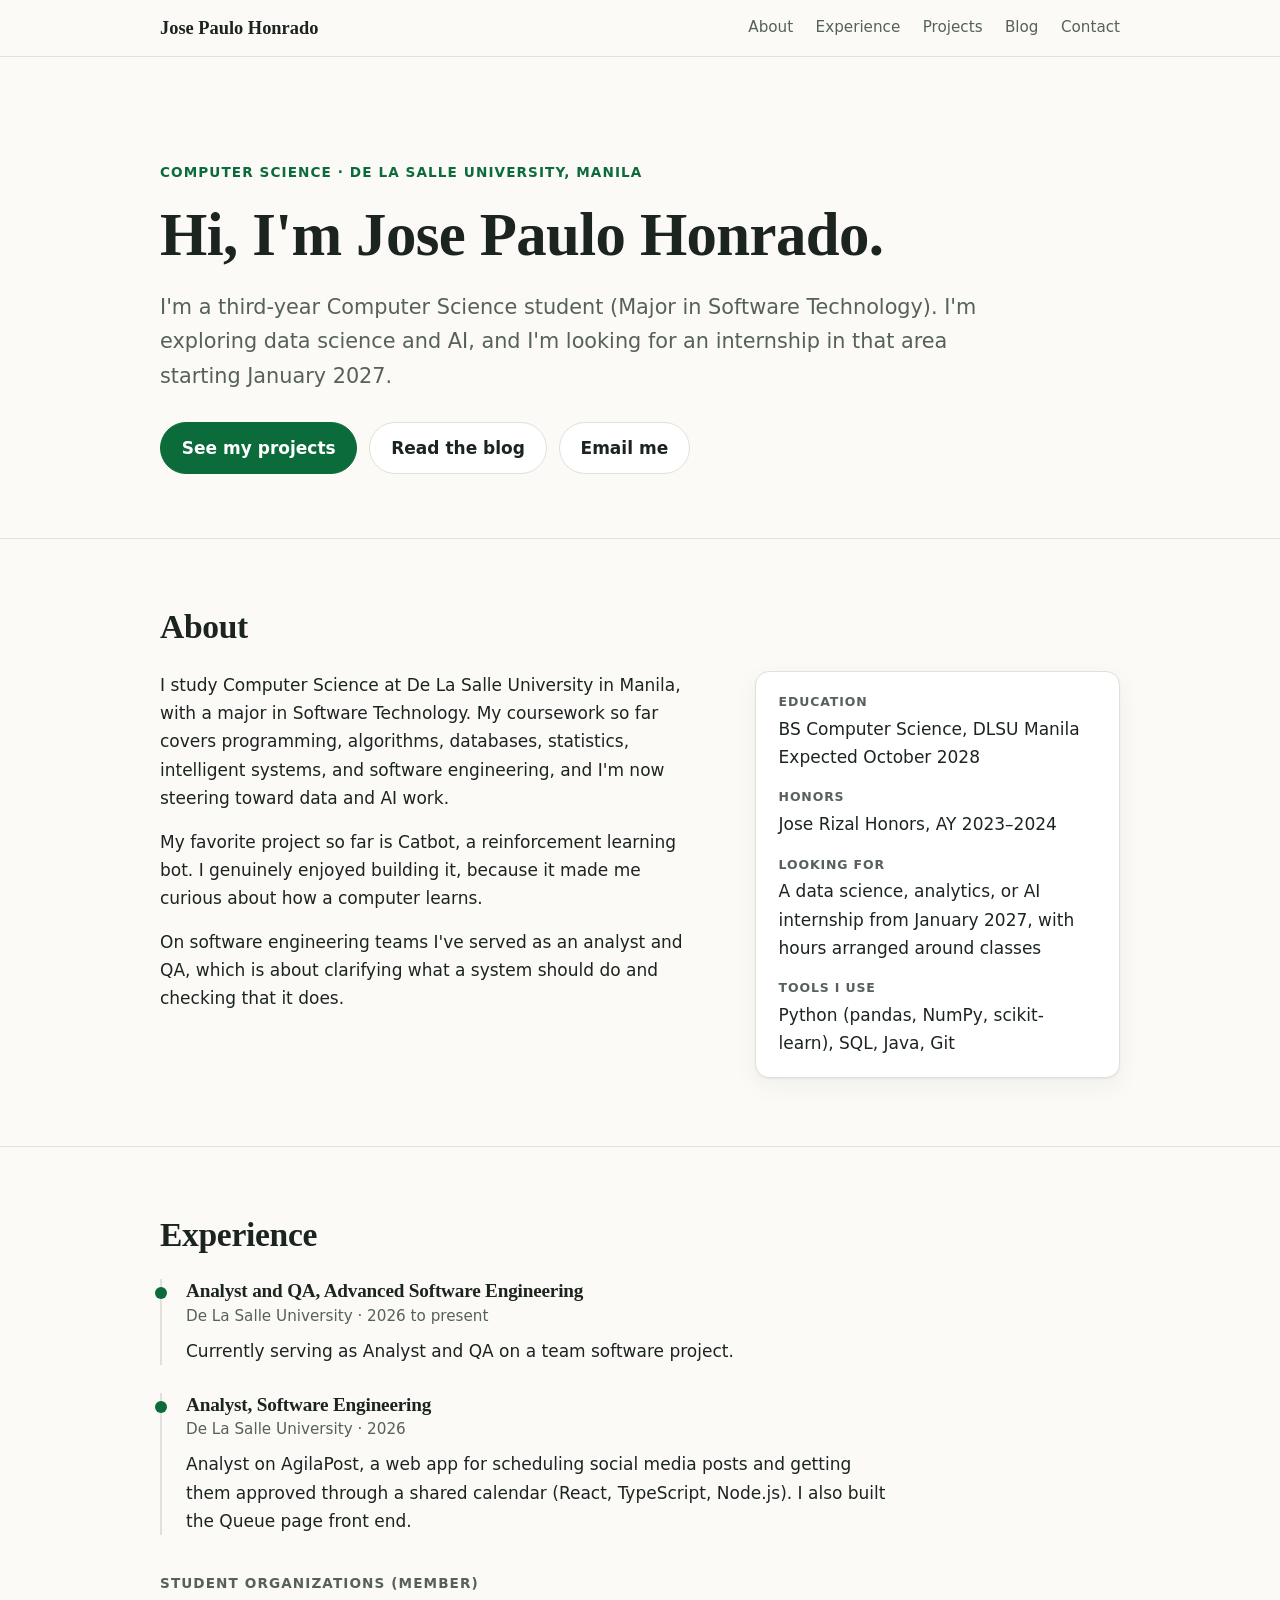
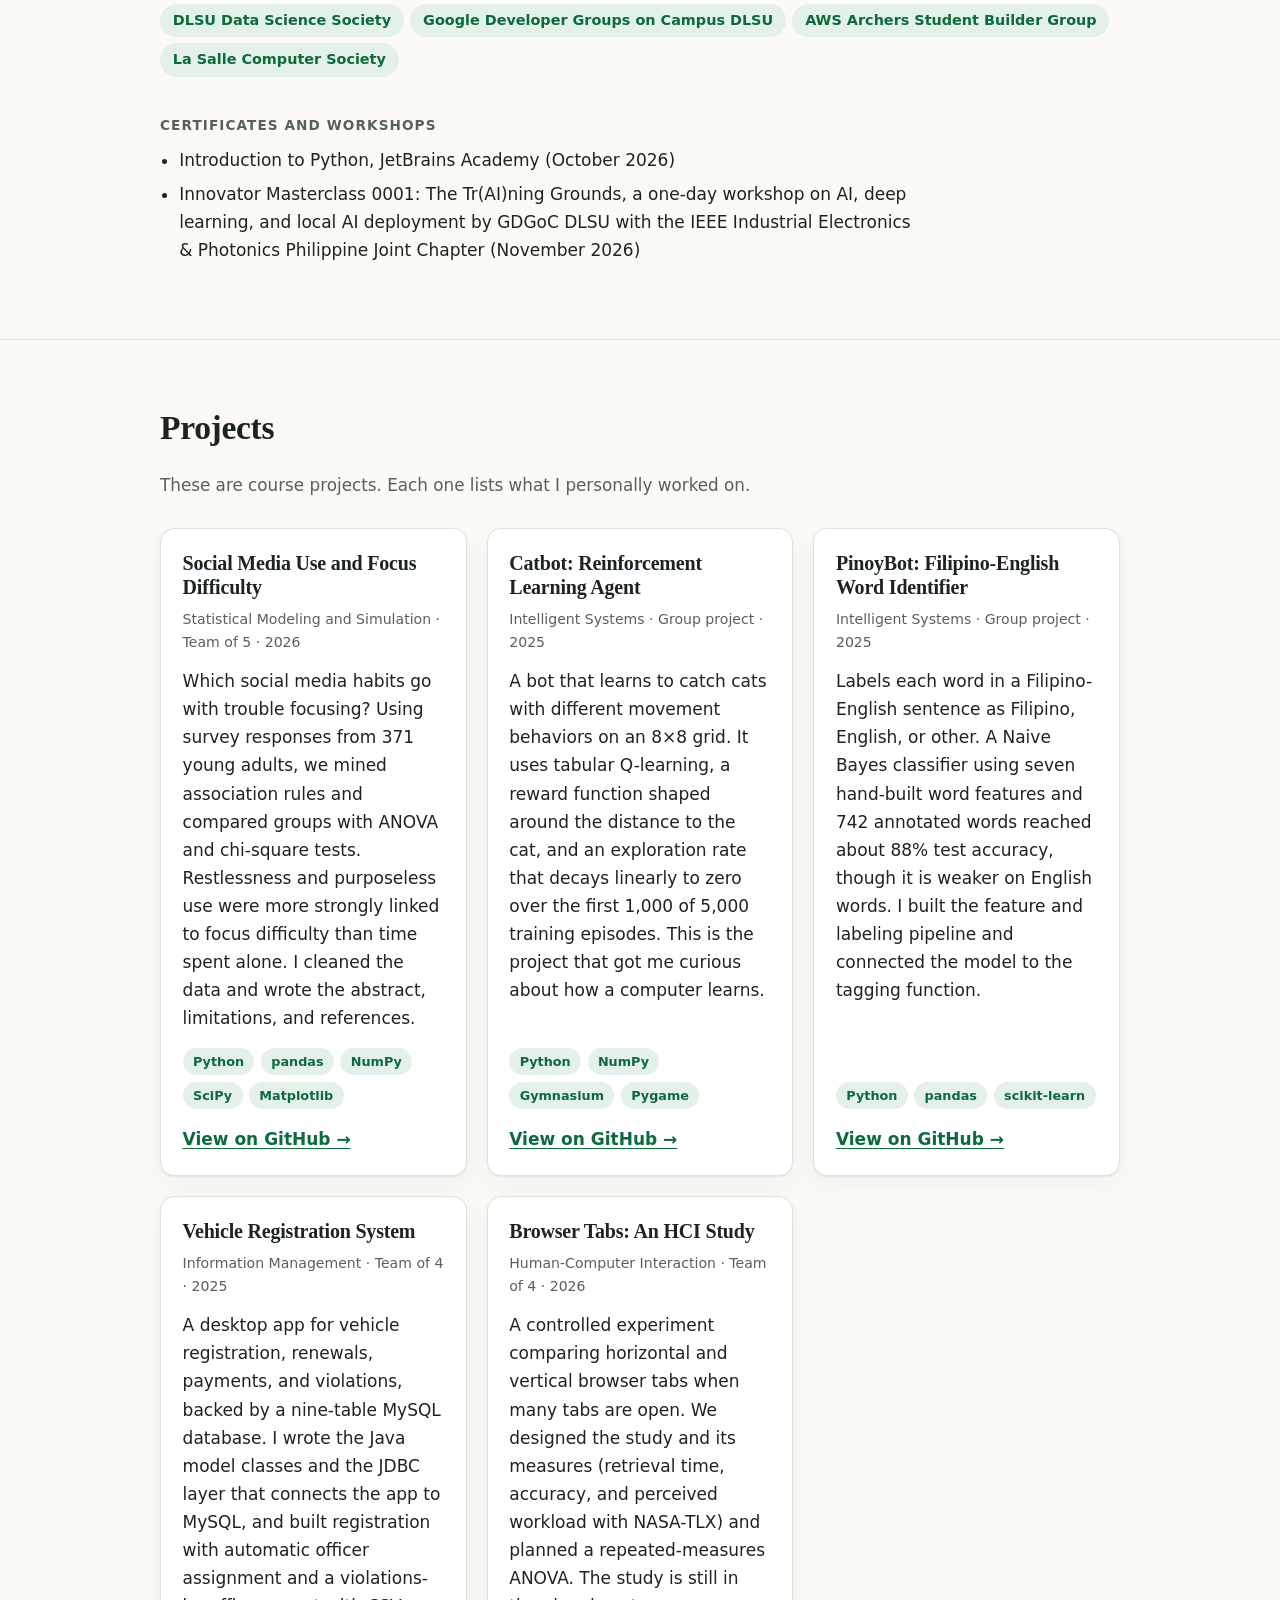
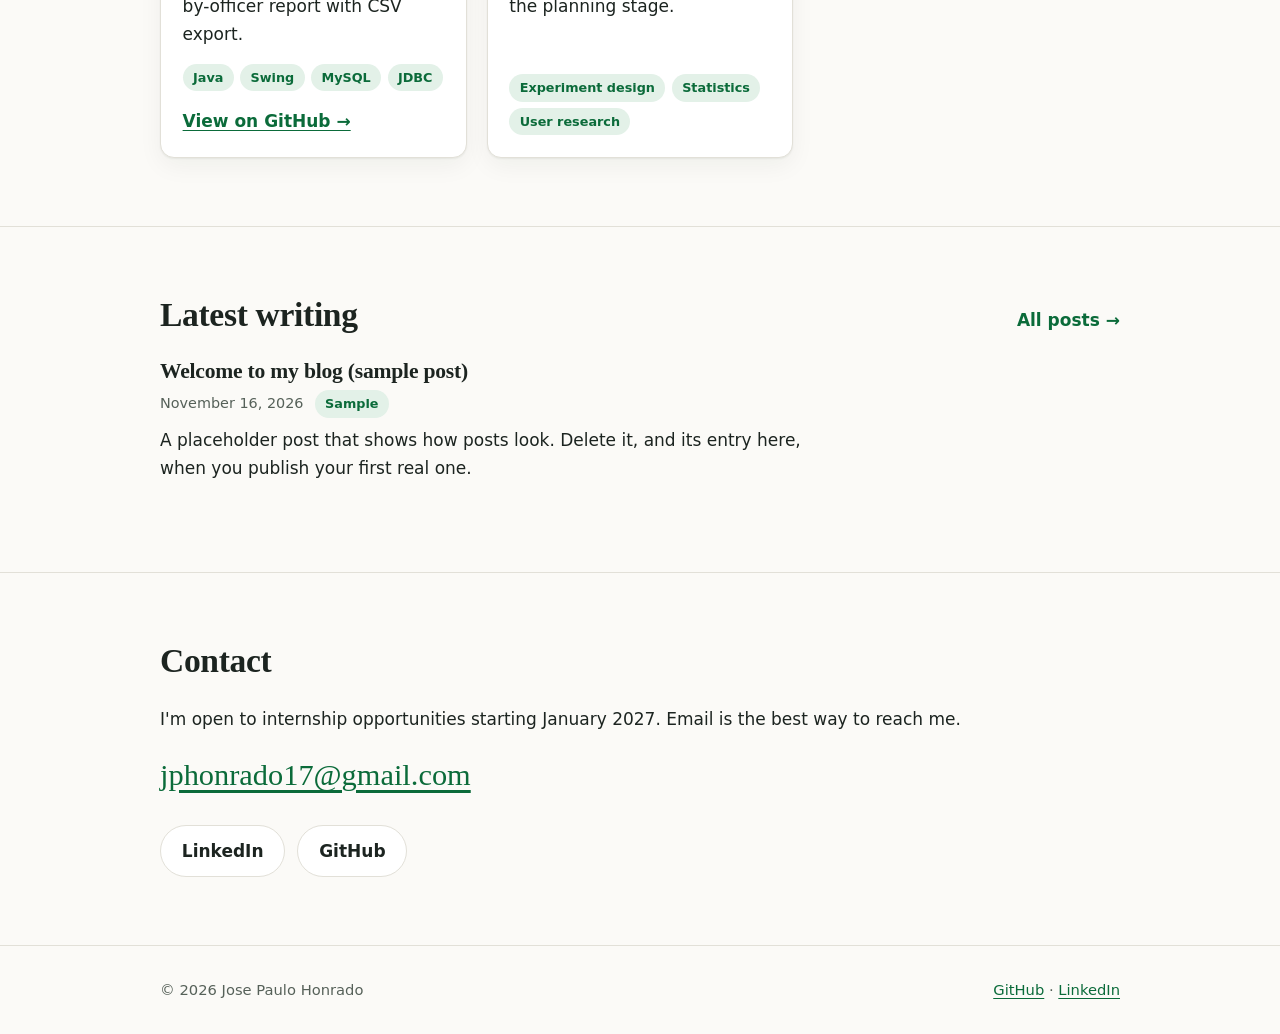
<file: index.html>
<!DOCTYPE html>
<html lang="en">
  <head>
    <meta charset="UTF-8" />
    <meta name="viewport" content="width=device-width, initial-scale=1.0" />
    <title>Jose Paulo Honrado | Computer Science Student, Data and AI</title>
    <meta
      name="description"
      content="Portfolio of Jose Paulo Honrado, a third-year Computer Science student at De La Salle University Manila looking for a data science, analytics, or AI internship."
    />
    <meta property="og:title" content="Jose Paulo Honrado | Portfolio" />
    <meta
      property="og:description"
      content="Computer Science student at De La Salle University Manila. Projects in machine learning, statistics, and databases."
    />
    <meta property="og:type" content="website" />
    <link
      rel="icon"
      href="data:image/svg+xml,%3Csvg xmlns='http://www.w3.org/2000/svg' viewBox='0 0 64 64'%3E%3Crect width='64' height='64' rx='14' fill='%230b6b3a'/%3E%3Ctext x='32' y='43' font-size='30' font-family='Georgia,serif' font-weight='700' text-anchor='middle' fill='white'%3EJP%3C/text%3E%3C/svg%3E"
    />
    <link rel="stylesheet" href="styles/style.css" />
  </head>

  <body>
    <a class="skip-link" href="#main">Skip to content</a>

    <header class="site-header">
      <div class="container bar">
        <a class="logo" href="index.html">Jose Paulo Honrado</a>
        <nav aria-label="Main">
          <ul class="nav-links">
            <li><a href="#about">About</a></li>
            <li><a href="#experience">Experience</a></li>
            <li><a href="#projects">Projects</a></li>
            <li><a href="blog.html">Blog</a></li>
            <li><a href="#contact">Contact</a></li>
          </ul>
        </nav>
      </div>
    </header>

    <main id="main">
      <!-- ===================== HERO ===================== -->
      <section class="hero" id="top">
        <div class="container">
          <p class="eyebrow">Computer Science &middot; De La Salle University, Manila</p>
          <h1>Hi, I'm Jose Paulo Honrado.</h1>
          <p class="lead">
            I'm a third-year Computer Science student (Major in Software Technology). I'm exploring data science and AI, and I'm looking for an internship
            in that area starting January 2027.
          </p>
          <div class="actions">
            <a class="btn btn-primary" href="#projects">See my projects</a>
            <a class="btn" href="blog.html">Read the blog</a>
            <a class="btn" href="mailto:jphonrado17@gmail.com">Email me</a>
          </div>
        </div>
      </section>

      <!-- ===================== ABOUT ===================== -->
      <section class="section" id="about">
        <div class="container">
          <h2>About</h2>
          <div class="about-grid">
            <div class="about-text">
              <p>
                I study Computer Science at De La Salle University in Manila, with a major in
                Software Technology. My coursework so far covers
                programming, algorithms, databases, statistics, intelligent systems, and software
                engineering, and I'm now steering toward data and AI work.
              </p>
              <p>
                My favorite project so far is Catbot, a reinforcement learning bot. I genuinely
                enjoyed building it, because it made me curious about how a computer learns.
              </p>
              <p>
                On software engineering teams I've served as an analyst and QA, which is about
                clarifying what a system should do and checking that it does.
              </p>
            </div>

            <dl class="facts">
              <dt>Education</dt>
              <dd>BS Computer Science, DLSU Manila<br />Expected October 2028</dd>
              <dt>Honors</dt>
              <dd>Jose Rizal Honors, AY 2023&ndash;2024</dd>
              <dt>Looking for</dt>
              <dd>
                A data science, analytics, or AI internship from January 2027, with hours arranged
                around classes
              </dd>
              <dt>Tools I use</dt>
              <dd>Python (pandas, NumPy, scikit-learn), SQL, Java, Git</dd>
            </dl>
          </div>
        </div>
      </section>

      <!-- ===================== EXPERIENCE ===================== -->
      <section class="section" id="experience">
        <div class="container">
          <h2>Experience</h2>

          <ol class="timeline">
            <li>
              <h3 class="role">Analyst and QA, Advanced Software Engineering</h3>
              <p class="role-meta">De La Salle University &middot; 2026 to present</p>
              <!-- Add what you did here, for example the features you tested or the requirements you wrote. -->
              <p>Currently serving as Analyst and QA on a team software project.</p>
            </li>
            <li>
              <h3 class="role">Analyst, Software Engineering</h3>
              <p class="role-meta">De La Salle University &middot; 2026</p>
              <p>
                Analyst on AgilaPost, a web app for scheduling social media posts and getting them
                approved through a shared calendar (React, TypeScript, Node.js). I also built the
                Queue page front end.
              </p>
            </li>
          </ol>

          <h3 class="subhead">Student organizations (member)</h3>
          <ul class="chip-row">
            <li>DLSU Data Science Society</li>
            <li>Google Developer Groups on Campus DLSU</li>
            <li>AWS Archers Student Builder Group</li>
            <li>La Salle Computer Society</li>
          </ul>

          <h3 class="subhead">Certificates and workshops</h3>
          <ul class="plain-list">
            <li>Introduction to Python, JetBrains Academy (October 2026)</li>
            <li>
              Innovator Masterclass 0001: The Tr(AI)ning Grounds, a one-day workshop on AI, deep
              learning, and local AI deployment by GDGoC DLSU with the IEEE Industrial Electronics
              &amp; Photonics Philippine Joint Chapter (November 2026)
            </li>
          </ul>
        </div>
      </section>

      <!-- ===================== PROJECTS ===================== -->
      <section class="section" id="projects">
        <div class="container">
          <h2>Projects</h2>
          <p class="lead" style="font-size: 1.05rem; margin-bottom: 1.75rem">
            These are course projects. Each one lists what I personally worked on.
          </p>

          <div class="cards">
            <article class="card">
              <h3>Social Media Use and Focus Difficulty</h3>
              <p class="card-meta">Statistical Modeling and Simulation &middot; Team of 5 &middot; 2026</p>
              <p>
                Which social media habits go with trouble focusing? Using survey responses from 371
                young adults, we mined association rules and compared groups with ANOVA and
                chi-square tests. Restlessness and purposeless use were more strongly linked to
                focus difficulty than time spent alone. I cleaned the data and wrote the abstract,
                limitations, and references.
              </p>
              <ul class="tags" aria-label="Technologies used">
                <li>Python</li>
                <li>pandas</li>
                <li>NumPy</li>
                <li>SciPy</li>
                <li>Matplotlib</li>
              </ul>
              <p class="card-links">
                <a href="https://github.com/klyckman/CSMODEL" target="_blank" rel="noopener">View on GitHub &rarr;</a>
              </p>
            </article>

            <article class="card">
              <h3>Catbot: Reinforcement Learning Agent</h3>
              <p class="card-meta">Intelligent Systems &middot; Group project &middot; 2025</p>
              <p>
                A bot that learns to catch cats with different movement behaviors on an 8&times;8
                grid. It uses tabular Q-learning, a reward function shaped around the distance to
                the cat, and an exploration rate that decays linearly to zero over the first 1,000 of 5,000 training episodes. This is
                the project that got me curious about how a computer learns.
              </p>
              <ul class="tags" aria-label="Technologies used">
                <li>Python</li>
                <li>NumPy</li>
                <li>Gymnasium</li>
                <li>Pygame</li>
              </ul>
              <p class="card-links">
                <a href="https://github.com/jphonrado/MCO3-Catbot" target="_blank" rel="noopener">View on GitHub &rarr;</a>
              </p>
            </article>

            <article class="card">
              <h3>PinoyBot: Filipino-English Word Identifier</h3>
              <p class="card-meta">Intelligent Systems &middot; Group project &middot; 2025</p>
              <p>
                Labels each word in a Filipino-English sentence as Filipino, English, or other. A
                Naive Bayes classifier using seven hand-built word features and 742 annotated words
                reached about 88% test accuracy, though it is weaker on English words. I built the
                feature and labeling pipeline and connected the model to the tagging function.
              </p>
              <ul class="tags" aria-label="Technologies used">
                <li>Python</li>
                <li>pandas</li>
                <li>scikit-learn</li>
              </ul>
              <p class="card-links">
                <a href="https://github.com/jphonrado/CSINTSY-MCO2-PinoyBot" target="_blank" rel="noopener">View on GitHub &rarr;</a>
              </p>
            </article>

            <article class="card">
              <h3>Vehicle Registration System</h3>
              <p class="card-meta">Information Management &middot; Team of 4 &middot; 2025</p>
              <p>
                A desktop app for vehicle registration, renewals, payments, and violations, backed
                by a nine-table MySQL database. I wrote the Java model classes and the JDBC layer
                that connects the app to MySQL, and built registration with automatic officer
                assignment and a violations-by-officer report with CSV export.
              </p>
              <ul class="tags" aria-label="Technologies used">
                <li>Java</li>
                <li>Swing</li>
                <li>MySQL</li>
                <li>JDBC</li>
              </ul>
              <p class="card-links">
                <a href="https://github.com/sxmsnchz/CCINFOM-S23-08-DBAPP" target="_blank" rel="noopener">View on GitHub &rarr;</a>
              </p>
            </article>

            <article class="card">
              <h3>Browser Tabs: An HCI Study</h3>
              <p class="card-meta">Human-Computer Interaction &middot; Team of 4 &middot; 2026</p>
              <p>
                A controlled experiment comparing horizontal and vertical browser tabs when many
                tabs are open. We designed the study and its measures (retrieval time, accuracy,
                and perceived workload with NASA-TLX) and planned a repeated-measures ANOVA. The
                study is still in the planning stage.
              </p>
              <ul class="tags" aria-label="Topics">
                <li>Experiment design</li>
                <li>Statistics</li>
                <li>User research</li>
              </ul>
            </article>
          </div>
        </div>
      </section>

      <!-- ===================== LATEST WRITING ===================== -->
      <section class="section" id="writing">
        <div class="container">
          <div class="section-head">
            <h2>Latest writing</h2>
            <a href="blog.html">All posts &rarr;</a>
          </div>
          <div id="latest-posts">
            <noscript>
              <p class="empty-note">Turn on JavaScript to see the latest posts, or open the <a href="blog.html">blog page</a>.</p>
            </noscript>
          </div>
        </div>
      </section>

      <!-- ===================== CONTACT ===================== -->
      <section class="section" id="contact">
        <div class="container">
          <h2>Contact</h2>
          <p>I'm open to internship opportunities starting January 2027. Email is the best way to reach me.</p>
          <p class="contact-email"><a href="mailto:jphonrado17@gmail.com">jphonrado17@gmail.com</a></p>
          <div class="actions">
            <a class="btn" href="https://www.linkedin.com/in/jose-paulo-honrado-699101368" target="_blank" rel="noopener">LinkedIn</a>
            <a class="btn" href="https://github.com/jphonrado" target="_blank" rel="noopener">GitHub</a>
          </div>
        </div>
      </section>
    </main>

    <footer class="site-footer">
      <div class="container">
        <p>&copy; <span id="year">2026</span> Jose Paulo Honrado</p>
        <p>
          <a href="https://github.com/jphonrado" target="_blank" rel="noopener">GitHub</a> &middot;
          <a href="https://www.linkedin.com/in/jose-paulo-honrado-699101368" target="_blank" rel="noopener">LinkedIn</a>
        </p>
      </div>
    </footer>

    <script src="posts.js"></script>
    <script src="script.js"></script>
  </body>
</html>
</file>
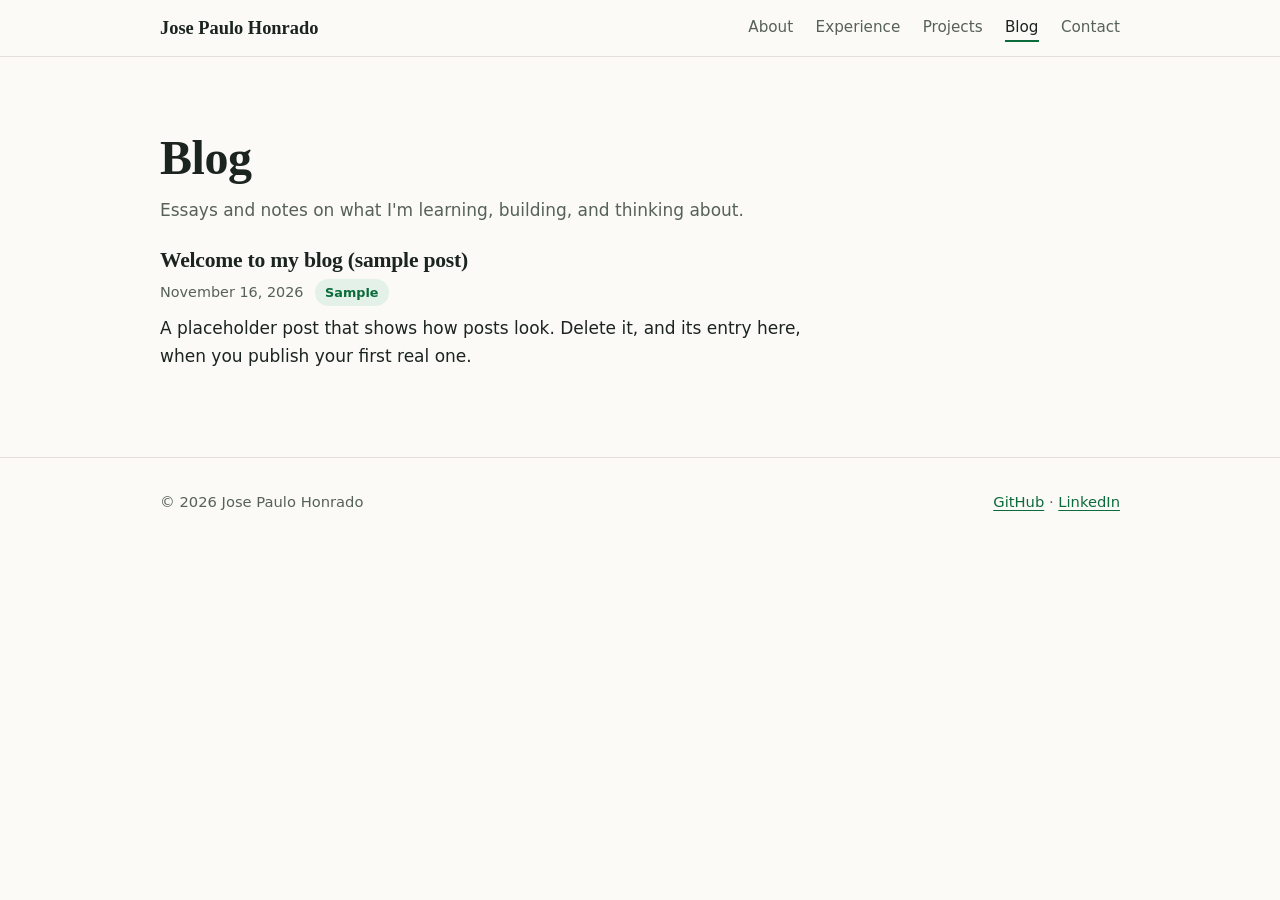
<file: blog.html>
<!DOCTYPE html>
<html lang="en">
  <head>
    <meta charset="UTF-8" />
    <meta name="viewport" content="width=device-width, initial-scale=1.0" />
    <title>Blog | Jose Paulo Honrado</title>
    <meta name="description" content="Essays and notes by Jose Paulo Honrado on what he is learning and building." />
    <meta property="og:title" content="Blog | Jose Paulo Honrado" />
    <meta property="og:type" content="website" />
    <link
      rel="icon"
      href="data:image/svg+xml,%3Csvg xmlns='http://www.w3.org/2000/svg' viewBox='0 0 64 64'%3E%3Crect width='64' height='64' rx='14' fill='%230b6b3a'/%3E%3Ctext x='32' y='43' font-size='30' font-family='Georgia,serif' font-weight='700' text-anchor='middle' fill='white'%3EJP%3C/text%3E%3C/svg%3E"
    />
    <link rel="stylesheet" href="styles/style.css" />
  </head>

  <body>
    <a class="skip-link" href="#main">Skip to content</a>

    <header class="site-header">
      <div class="container bar">
        <a class="logo" href="index.html">Jose Paulo Honrado</a>
        <nav aria-label="Main">
          <ul class="nav-links">
            <li><a href="index.html#about">About</a></li>
            <li><a href="index.html#experience">Experience</a></li>
            <li><a href="index.html#projects">Projects</a></li>
            <li><a href="blog.html" aria-current="page">Blog</a></li>
            <li><a href="index.html#contact">Contact</a></li>
          </ul>
        </nav>
      </div>
    </header>

    <main id="main">
      <div class="container page-head">
        <h1>Blog</h1>
        <p>Essays and notes on what I'm learning, building, and thinking about.</p>
      </div>

      <div class="container blog-body">
        <div id="tag-filter" class="filter" role="group" aria-label="Filter posts by tag" hidden></div>
        <div id="post-list">
          <noscript>
            <p class="empty-note">Turn on JavaScript to see the list of posts.</p>
          </noscript>
        </div>
      </div>
    </main>

    <footer class="site-footer">
      <div class="container">
        <p>&copy; <span id="year">2026</span> Jose Paulo Honrado</p>
        <p>
          <a href="https://github.com/jphonrado" target="_blank" rel="noopener">GitHub</a> &middot;
          <a href="https://www.linkedin.com/in/jose-paulo-honrado-699101368" target="_blank" rel="noopener">LinkedIn</a>
        </p>
      </div>
    </footer>

    <script src="posts.js"></script>
    <script src="script.js"></script>
  </body>
</html>
</file>
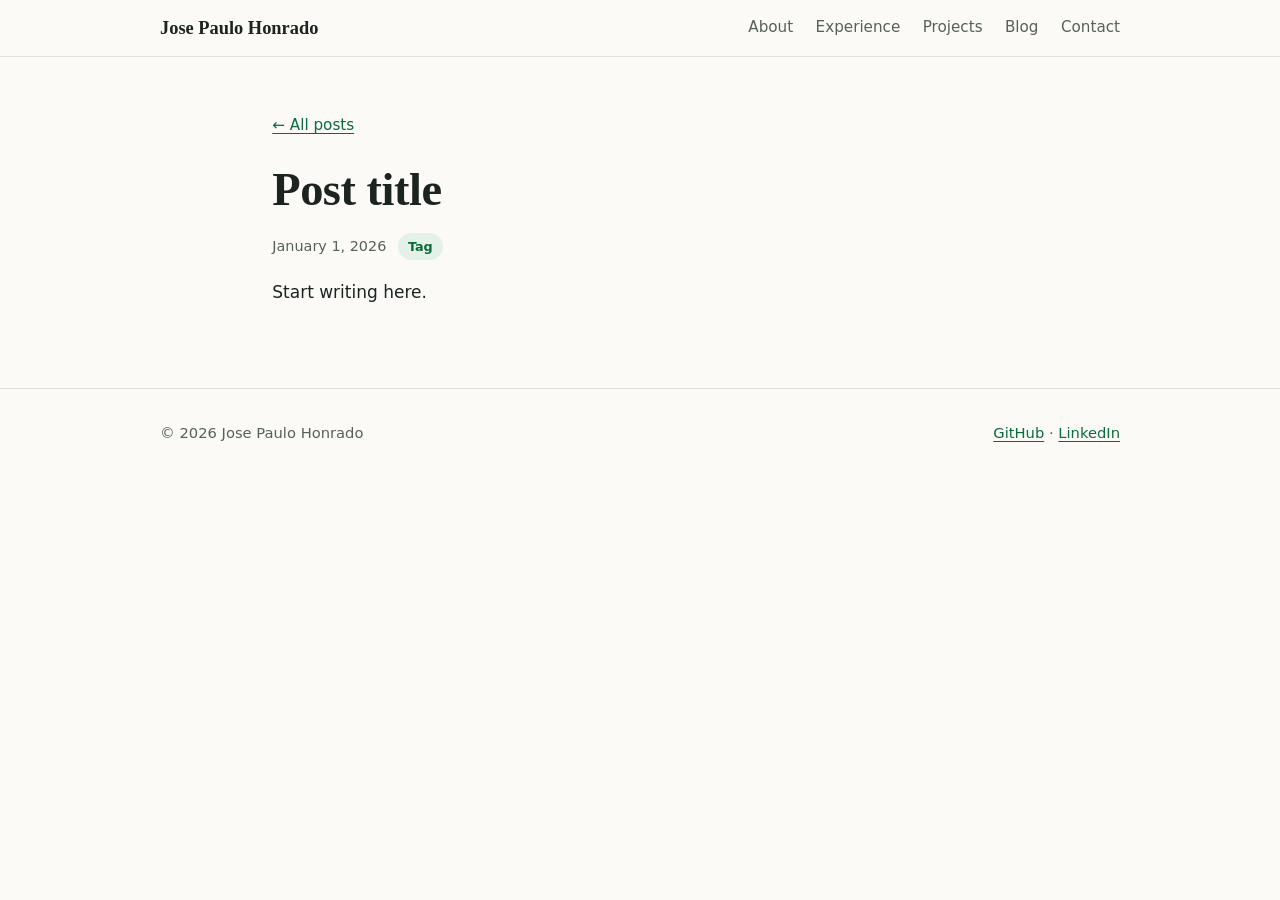
<file: blog/_template.html>
<!DOCTYPE html>
<html lang="en">
  <head>
    <meta charset="UTF-8" />
    <meta name="viewport" content="width=device-width, initial-scale=1.0" />
    <!-- STEP 1: Change the title and the description below. -->
    <title>Post title | Jose Paulo Honrado</title>
    <meta name="description" content="One sentence about this post." />
    <link
      rel="icon"
      href="data:image/svg+xml,%3Csvg xmlns='http://www.w3.org/2000/svg' viewBox='0 0 64 64'%3E%3Crect width='64' height='64' rx='14' fill='%230b6b3a'/%3E%3Ctext x='32' y='43' font-size='30' font-family='Georgia,serif' font-weight='700' text-anchor='middle' fill='white'%3EJP%3C/text%3E%3C/svg%3E"
    />
    <link rel="stylesheet" href="../styles/style.css" />
  </head>

  <body>
    <a class="skip-link" href="#main">Skip to content</a>

    <header class="site-header">
      <div class="container bar">
        <a class="logo" href="../index.html">Jose Paulo Honrado</a>
        <nav aria-label="Main">
          <ul class="nav-links">
            <li><a href="../index.html#about">About</a></li>
            <li><a href="../index.html#experience">Experience</a></li>
            <li><a href="../index.html#projects">Projects</a></li>
            <li><a href="../blog.html">Blog</a></li>
            <li><a href="../index.html#contact">Contact</a></li>
          </ul>
        </nav>
      </div>
    </header>

    <main id="main">
      <article class="container post">
        <p class="back"><a href="../blog.html">&larr; All posts</a></p>

        <!-- STEP 2: Change the heading, the date, and the tag. -->
        <h1>Post title</h1>
        <p class="post-meta">
          <time datetime="2026-01-01">January 1, 2026</time>
          <span class="tag">Tag</span>
        </p>

        <!-- STEP 3: Write your post here.
             Use <p>...</p> for each paragraph, <h2>...</h2> for section headings,
             <ul><li>...</li></ul> for lists, and <blockquote>...</blockquote> for quotes.
             To add a picture, put the file in a folder called images and write:
             <img src="../images/my-picture.jpg" alt="Describe the picture" /> -->
        <p>Start writing here.</p>
      </article>
    </main>

    <footer class="site-footer">
      <div class="container">
        <p>&copy; <span id="year">2026</span> Jose Paulo Honrado</p>
        <p>
          <a href="https://github.com/jphonrado" target="_blank" rel="noopener">GitHub</a> &middot;
          <a href="https://www.linkedin.com/in/jose-paulo-honrado-699101368" target="_blank" rel="noopener">LinkedIn</a>
        </p>
      </div>
    </footer>

    <script src="../script.js"></script>
  </body>
</html>
</file>
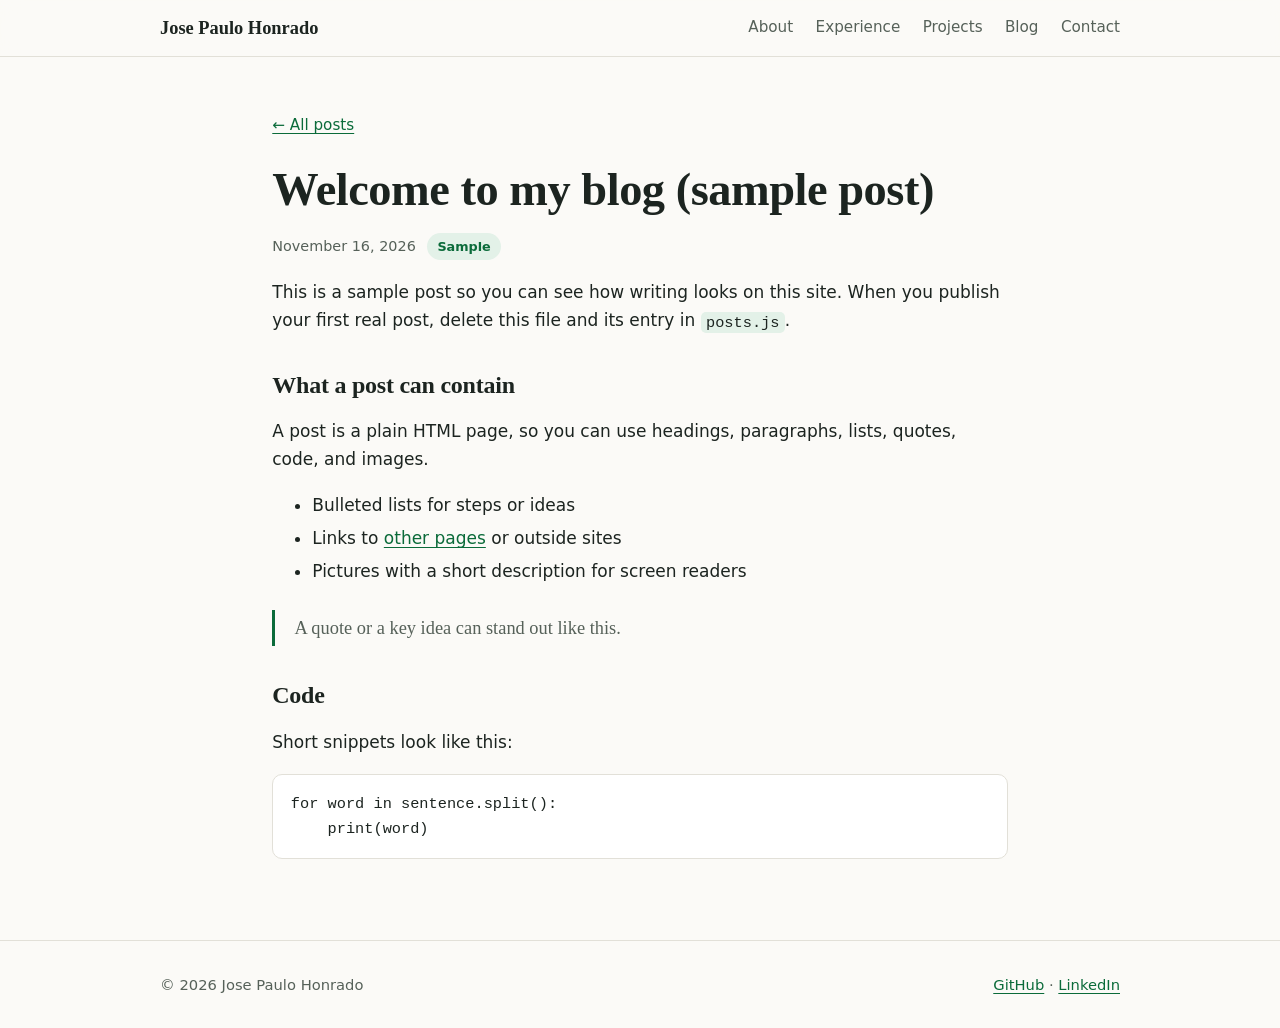
<file: blog/welcome.html>
<!DOCTYPE html>
<html lang="en">
  <head>
    <meta charset="UTF-8" />
    <meta name="viewport" content="width=device-width, initial-scale=1.0" />
    <title>Welcome to my blog (sample post) | Jose Paulo Honrado</title>
    <meta name="description" content="A placeholder post that shows how posts look on this site." />
    <link
      rel="icon"
      href="data:image/svg+xml,%3Csvg xmlns='http://www.w3.org/2000/svg' viewBox='0 0 64 64'%3E%3Crect width='64' height='64' rx='14' fill='%230b6b3a'/%3E%3Ctext x='32' y='43' font-size='30' font-family='Georgia,serif' font-weight='700' text-anchor='middle' fill='white'%3EJP%3C/text%3E%3C/svg%3E"
    />
    <link rel="stylesheet" href="../styles/style.css" />
  </head>

  <body>
    <a class="skip-link" href="#main">Skip to content</a>

    <header class="site-header">
      <div class="container bar">
        <a class="logo" href="../index.html">Jose Paulo Honrado</a>
        <nav aria-label="Main">
          <ul class="nav-links">
            <li><a href="../index.html#about">About</a></li>
            <li><a href="../index.html#experience">Experience</a></li>
            <li><a href="../index.html#projects">Projects</a></li>
            <li><a href="../blog.html">Blog</a></li>
            <li><a href="../index.html#contact">Contact</a></li>
          </ul>
        </nav>
      </div>
    </header>

    <main id="main">
      <article class="container post">
        <p class="back"><a href="../blog.html">&larr; All posts</a></p>

        <h1>Welcome to my blog (sample post)</h1>
        <p class="post-meta">
          <time datetime="2026-11-16">November 16, 2026</time>
          <span class="tag">Sample</span>
        </p>

        <p>
          This is a sample post so you can see how writing looks on this site. When you publish your
          first real post, delete this file and its entry in <code>posts.js</code>.
        </p>

        <h2>What a post can contain</h2>
        <p>
          A post is a plain HTML page, so you can use headings, paragraphs, lists, quotes, code, and
          images.
        </p>
        <ul>
          <li>Bulleted lists for steps or ideas</li>
          <li>Links to <a href="../index.html#projects">other pages</a> or outside sites</li>
          <li>Pictures with a short description for screen readers</li>
        </ul>

        <blockquote>A quote or a key idea can stand out like this.</blockquote>

        <h2>Code</h2>
        <p>Short snippets look like this:</p>
        <pre><code>for word in sentence.split():
    print(word)</code></pre>
      </article>
    </main>

    <footer class="site-footer">
      <div class="container">
        <p>&copy; <span id="year">2026</span> Jose Paulo Honrado</p>
        <p>
          <a href="https://github.com/jphonrado" target="_blank" rel="noopener">GitHub</a> &middot;
          <a href="https://www.linkedin.com/in/jose-paulo-honrado-699101368" target="_blank" rel="noopener">LinkedIn</a>
        </p>
      </div>
    </footer>

    <script src="../script.js"></script>
  </body>
</html>
</file>
<file: styles/style.css>
/* ============================================================
   Personal portfolio styles

   The colors and fonts live in the :root block right below.
   Change a few lines there to change the look of the whole site.
   ============================================================ */

:root {
  --bg: #fbfaf7;
  --surface: #ffffff;
  --text: #1c2420;
  --muted: #566159;
  --line: #e2e0d8;
  --accent: #0b6b3a;
  --accent-ink: #ffffff;
  --accent-soft: #e3f1e8;
  --shadow: 0 1px 2px rgba(20, 30, 25, 0.06), 0 8px 24px rgba(20, 30, 25, 0.05);
  --radius: 14px;
  --serif: "Iowan Old Style", "Palatino Linotype", Palatino, Georgia, serif;
  --sans: system-ui, -apple-system, "Segoe UI", Roboto, "Helvetica Neue", Arial, sans-serif;
  --mono: ui-monospace, SFMono-Regular, Menlo, Consolas, monospace;
}

/* Dark mode: used automatically when the visitor's device is set to dark. */
@media (prefers-color-scheme: dark) {
  :root {
    --bg: #0f1511;
    --surface: #172019;
    --text: #e9eee9;
    --muted: #a5b2a9;
    --line: #2b362e;
    --accent: #62c68c;
    --accent-ink: #0a140e;
    --accent-soft: #1a2c20;
    --shadow: 0 1px 2px rgba(0, 0, 0, 0.3);
  }
}

/* ---------- Basics ---------- */

*,
*::before,
*::after {
  box-sizing: border-box;
}

[hidden] {
  display: none !important;
}

html {
  -webkit-text-size-adjust: 100%;
}

@media (prefers-reduced-motion: no-preference) {
  html {
    scroll-behavior: smooth;
  }
}

body {
  margin: 0;
  background: var(--bg);
  color: var(--text);
  font-family: var(--sans);
  font-size: 1.0625rem;
  line-height: 1.65;
}

img {
  max-width: 100%;
  height: auto;
}

a {
  color: var(--accent);
  text-underline-offset: 0.18em;
}

a:hover {
  text-decoration-thickness: 2px;
}

h1,
h2,
h3 {
  font-family: var(--serif);
  line-height: 1.2;
  letter-spacing: -0.01em;
  margin: 0 0 0.6rem;
}

:focus-visible {
  outline: 3px solid var(--accent);
  outline-offset: 3px;
  border-radius: 4px;
}

.container {
  width: min(100% - 2.5rem, 960px);
  margin-inline: auto;
}

.skip-link {
  position: absolute;
  left: -999px;
  top: 0;
  z-index: 100;
  padding: 0.6rem 1rem;
  background: var(--accent);
  color: var(--accent-ink);
  border-radius: 0 0 8px 0;
}

.skip-link:focus {
  left: 0;
}

/* ---------- Header and navigation ---------- */

.site-header {
  position: sticky;
  top: 0;
  z-index: 50;
  background: var(--bg);
  border-bottom: 1px solid var(--line);
}

@supports (background: color-mix(in srgb, red, blue)) {
  .site-header {
    background: color-mix(in srgb, var(--bg) 90%, transparent);
    -webkit-backdrop-filter: blur(10px);
    backdrop-filter: blur(10px);
  }
}

.bar {
  display: flex;
  flex-wrap: wrap;
  align-items: center;
  justify-content: space-between;
  gap: 0.4rem 1.5rem;
  padding-block: 0.8rem;
}

.logo {
  font-family: var(--serif);
  font-size: 1.15rem;
  font-weight: 700;
  color: var(--text);
  text-decoration: none;
}

.nav-links {
  display: flex;
  flex-wrap: wrap;
  gap: 0.2rem 1.4rem;
  margin: 0;
  padding: 0;
  list-style: none;
  font-size: 0.95rem;
}

.nav-links a {
  padding: 0.25rem 0;
  color: var(--muted);
  text-decoration: none;
  border-bottom: 2px solid transparent;
}

.nav-links a:hover,
.nav-links a[aria-current="page"] {
  color: var(--text);
  border-bottom-color: var(--accent);
}

/* ---------- Hero (top of the home page) ---------- */

.hero {
  padding-block: clamp(3rem, 9vw, 6.5rem) clamp(2.5rem, 6vw, 4rem);
}

.eyebrow {
  margin: 0 0 1rem;
  font-size: 0.85rem;
  font-weight: 600;
  letter-spacing: 0.08em;
  text-transform: uppercase;
  color: var(--accent);
}

.hero h1 {
  margin-bottom: 1.1rem;
  font-size: clamp(2.3rem, 7vw, 3.8rem);
}

.lead {
  max-width: 40em;
  margin: 0 0 1.8rem;
  font-size: clamp(1.1rem, 2.4vw, 1.3rem);
  color: var(--muted);
}

.actions {
  display: flex;
  flex-wrap: wrap;
  gap: 0.75rem;
}

.btn {
  display: inline-block;
  padding: 0.7rem 1.3rem;
  border: 1px solid var(--line);
  border-radius: 999px;
  background: var(--surface);
  color: var(--text);
  font-weight: 600;
  text-decoration: none;
}

.btn:hover {
  border-color: var(--accent);
}

.btn-primary {
  background: var(--accent);
  border-color: var(--accent);
  color: var(--accent-ink);
}

.btn-primary:hover {
  filter: brightness(1.1);
}

/* ---------- Sections ---------- */

.section {
  padding-block: clamp(2.5rem, 6vw, 4.25rem);
  border-top: 1px solid var(--line);
  scroll-margin-top: 6rem;
}

.section h2 {
  margin-bottom: 1.5rem;
  font-size: clamp(1.6rem, 4vw, 2.1rem);
}

.section-head {
  display: flex;
  flex-wrap: wrap;
  align-items: baseline;
  justify-content: space-between;
  gap: 0.25rem 1.5rem;
}

.section-head a {
  font-weight: 600;
  text-decoration: none;
}

.section-head a:hover {
  text-decoration: underline;
}

/* About */

.about-grid {
  display: grid;
  grid-template-columns: minmax(0, 1.5fr) minmax(0, 1fr);
  gap: 2rem 3rem;
}

@media (max-width: 760px) {
  .about-grid {
    grid-template-columns: 1fr;
  }
}

.about-text p {
  max-width: 38em;
  margin: 0 0 1rem;
}

.facts {
  align-self: start;
  margin: 0;
  padding: 1.25rem 1.4rem;
  background: var(--surface);
  border: 1px solid var(--line);
  border-radius: var(--radius);
  box-shadow: var(--shadow);
}

.facts dt {
  font-size: 0.78rem;
  font-weight: 700;
  letter-spacing: 0.07em;
  text-transform: uppercase;
  color: var(--muted);
}

.facts dd {
  margin: 0.15rem 0 1rem;
}

.facts dd:last-child {
  margin-bottom: 0;
}

/* Experience */

.timeline {
  display: grid;
  gap: 1.75rem;
  margin: 0;
  padding: 0;
  list-style: none;
}

.timeline > li {
  position: relative;
  padding-left: 1.5rem;
  border-left: 2px solid var(--line);
}

.timeline > li::before {
  content: "";
  position: absolute;
  left: -7px;
  top: 0.5rem;
  width: 12px;
  height: 12px;
  border-radius: 50%;
  background: var(--accent);
}

.role {
  margin: 0;
  font-size: 1.2rem;
}

.role-meta {
  margin: 0.1rem 0 0.5rem;
  font-size: 0.95rem;
  color: var(--muted);
}

.timeline p:not(.role-meta) {
  max-width: 42em;
  margin: 0;
}

.subhead {
  margin: 2.5rem 0 0.8rem;
  font-family: var(--sans);
  font-size: 0.85rem;
  letter-spacing: 0.08em;
  text-transform: uppercase;
  color: var(--muted);
}

.plain-list {
  margin: 0;
  padding-left: 1.2rem;
}

.plain-list li {
  margin: 0.4rem 0;
  max-width: 44em;
}

/* Tags (small pills) */

.tags,
.chip-row {
  display: flex;
  flex-wrap: wrap;
  gap: 0.4rem;
  margin: 0;
  padding: 0;
  list-style: none;
}

.tag,
.tags li,
.chip-row li {
  padding: 0.2rem 0.65rem;
  border-radius: 999px;
  background: var(--accent-soft);
  color: var(--accent);
  font-size: 0.8rem;
  font-weight: 600;
}

.chip-row li {
  font-size: 0.9rem;
  padding: 0.3rem 0.8rem;
}

/* Project cards */

.cards {
  display: grid;
  grid-template-columns: repeat(auto-fit, minmax(min(100%, 290px), 1fr));
  gap: 1.25rem;
}

.card {
  display: flex;
  flex-direction: column;
  padding: 1.35rem;
  background: var(--surface);
  border: 1px solid var(--line);
  border-radius: var(--radius);
  box-shadow: var(--shadow);
}

.card h3 {
  font-size: 1.25rem;
}

.card-meta {
  margin: 0 0 0.8rem;
  font-size: 0.88rem;
  color: var(--muted);
}

.card p {
  margin: 0 0 1rem;
}

.card .card-meta {
  margin-bottom: 0.8rem;
}

.card .tags {
  margin-top: auto;
}

.card-links {
  margin: 1rem 0 0;
  font-weight: 600;
}

.card .card-links {
  margin: 1rem 0 0;
}

/* Blog lists */

.post-list {
  margin: 0;
  padding: 0;
  list-style: none;
}

.post-item {
  padding-block: 1.4rem;
  border-top: 1px solid var(--line);
}

.post-item:first-child {
  padding-top: 0;
  border-top: 0;
}

.post-item h2,
.post-item h3 {
  margin: 0 0 0.3rem;
  font-size: 1.35rem;
}

.post-item h2 a,
.post-item h3 a {
  color: var(--text);
  text-decoration: none;
}

.post-item h2 a:hover,
.post-item h3 a:hover {
  color: var(--accent);
  text-decoration: underline;
}

.post-meta {
  display: flex;
  flex-wrap: wrap;
  align-items: center;
  gap: 0.4rem 0.7rem;
  margin: 0 0 0.5rem;
  font-size: 0.9rem;
  color: var(--muted);
}

.post-summary {
  max-width: 40em;
  margin: 0;
}

.empty-note {
  margin: 0;
  color: var(--muted);
}

.page-head {
  padding-block: clamp(2.5rem, 7vw, 4.5rem) 1.5rem;
}

.page-head h1 {
  font-size: clamp(2.1rem, 6vw, 3rem);
}

.page-head p {
  max-width: 40em;
  margin: 0;
  color: var(--muted);
}

.blog-body {
  padding-bottom: 4rem;
}

.filter {
  display: flex;
  flex-wrap: wrap;
  gap: 0.5rem;
  margin: 0 0 1.75rem;
}

.filter button {
  padding: 0.35rem 0.9rem;
  border: 1px solid var(--line);
  border-radius: 999px;
  background: var(--surface);
  color: var(--text);
  font: inherit;
  font-size: 0.9rem;
  cursor: pointer;
}

.filter button:hover {
  border-color: var(--accent);
}

.filter button[aria-pressed="true"] {
  background: var(--accent);
  border-color: var(--accent);
  color: var(--accent-ink);
}

/* Contact */

.contact-email {
  margin: 0 0 1.5rem;
  font-family: var(--serif);
  font-size: clamp(1.3rem, 4vw, 1.9rem);
  overflow-wrap: anywhere;
}

/* ---------- A single blog post ---------- */

.post {
  max-width: 68ch;
  padding-block: clamp(2rem, 6vw, 3.5rem) 4rem;
}

.post .back {
  margin: 0 0 1.5rem;
  font-size: 0.95rem;
}

.post h1 {
  font-size: clamp(2rem, 6vw, 2.9rem);
}

.post h2 {
  margin: 2.2rem 0 0.6rem;
  font-size: 1.5rem;
}

.post p,
.post ul,
.post ol {
  margin: 1.05em 0;
}

.post li {
  margin: 0.3em 0;
}

.post blockquote {
  margin: 1.5rem 0;
  padding: 0.2rem 0 0.2rem 1.2rem;
  border-left: 3px solid var(--accent);
  font-family: var(--serif);
  font-size: 1.15rem;
  color: var(--muted);
}

.post code {
  padding: 0.1em 0.35em;
  border-radius: 5px;
  background: var(--accent-soft);
  font-family: var(--mono);
  font-size: 0.9em;
}

.post pre {
  padding: 1rem 1.1rem;
  overflow-x: auto;
  background: var(--surface);
  border: 1px solid var(--line);
  border-radius: 10px;
  line-height: 1.5;
}

.post pre code {
  padding: 0;
  background: none;
}

.post img {
  margin: 1.5rem 0;
  border-radius: 10px;
}

.post figure {
  margin: 1.5rem 0;
}

.post figure img {
  margin: 0;
}

.post figcaption {
  margin-top: 0.4rem;
  font-size: 0.9rem;
  color: var(--muted);
}

/* ---------- Footer ---------- */

.site-footer {
  padding-block: 2rem;
  border-top: 1px solid var(--line);
  font-size: 0.92rem;
  color: var(--muted);
}

.site-footer .container {
  display: flex;
  flex-wrap: wrap;
  justify-content: space-between;
  gap: 0.5rem 1.5rem;
}

.site-footer p {
  margin: 0;
}
</file>
